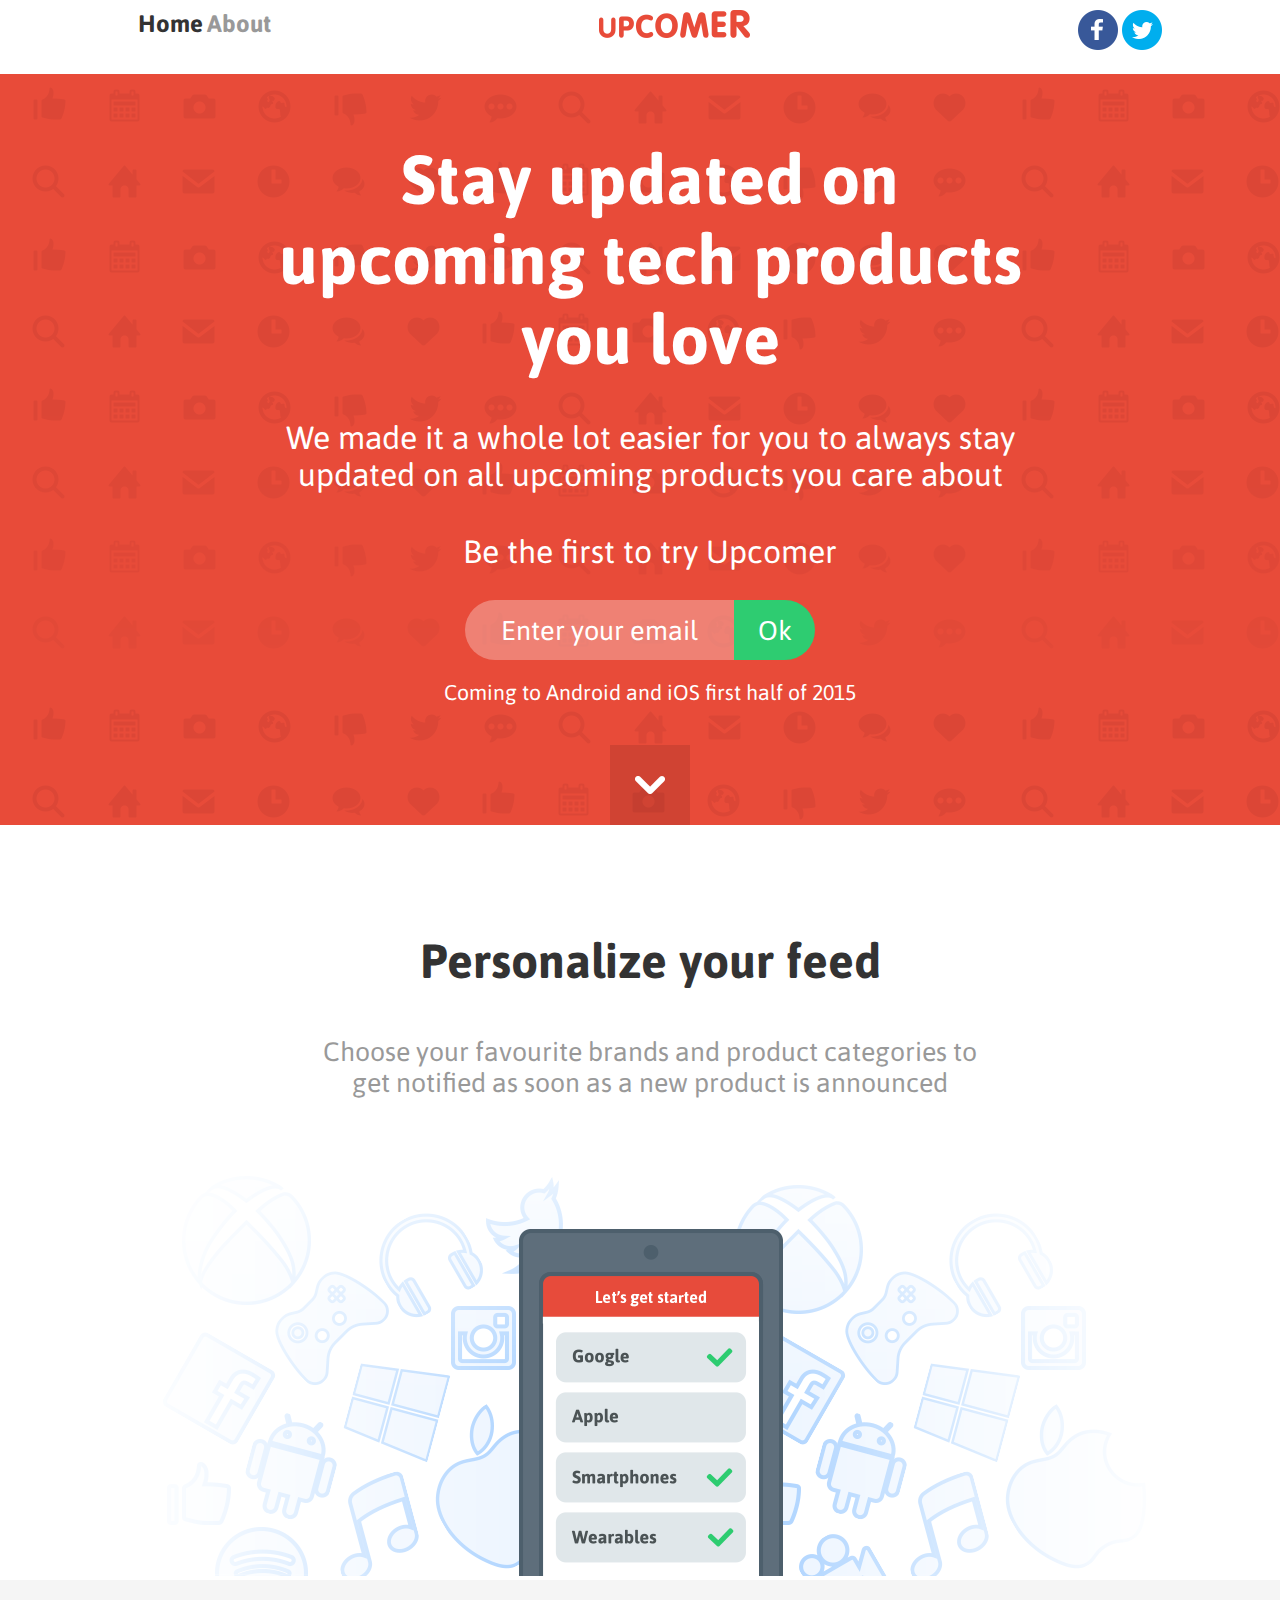
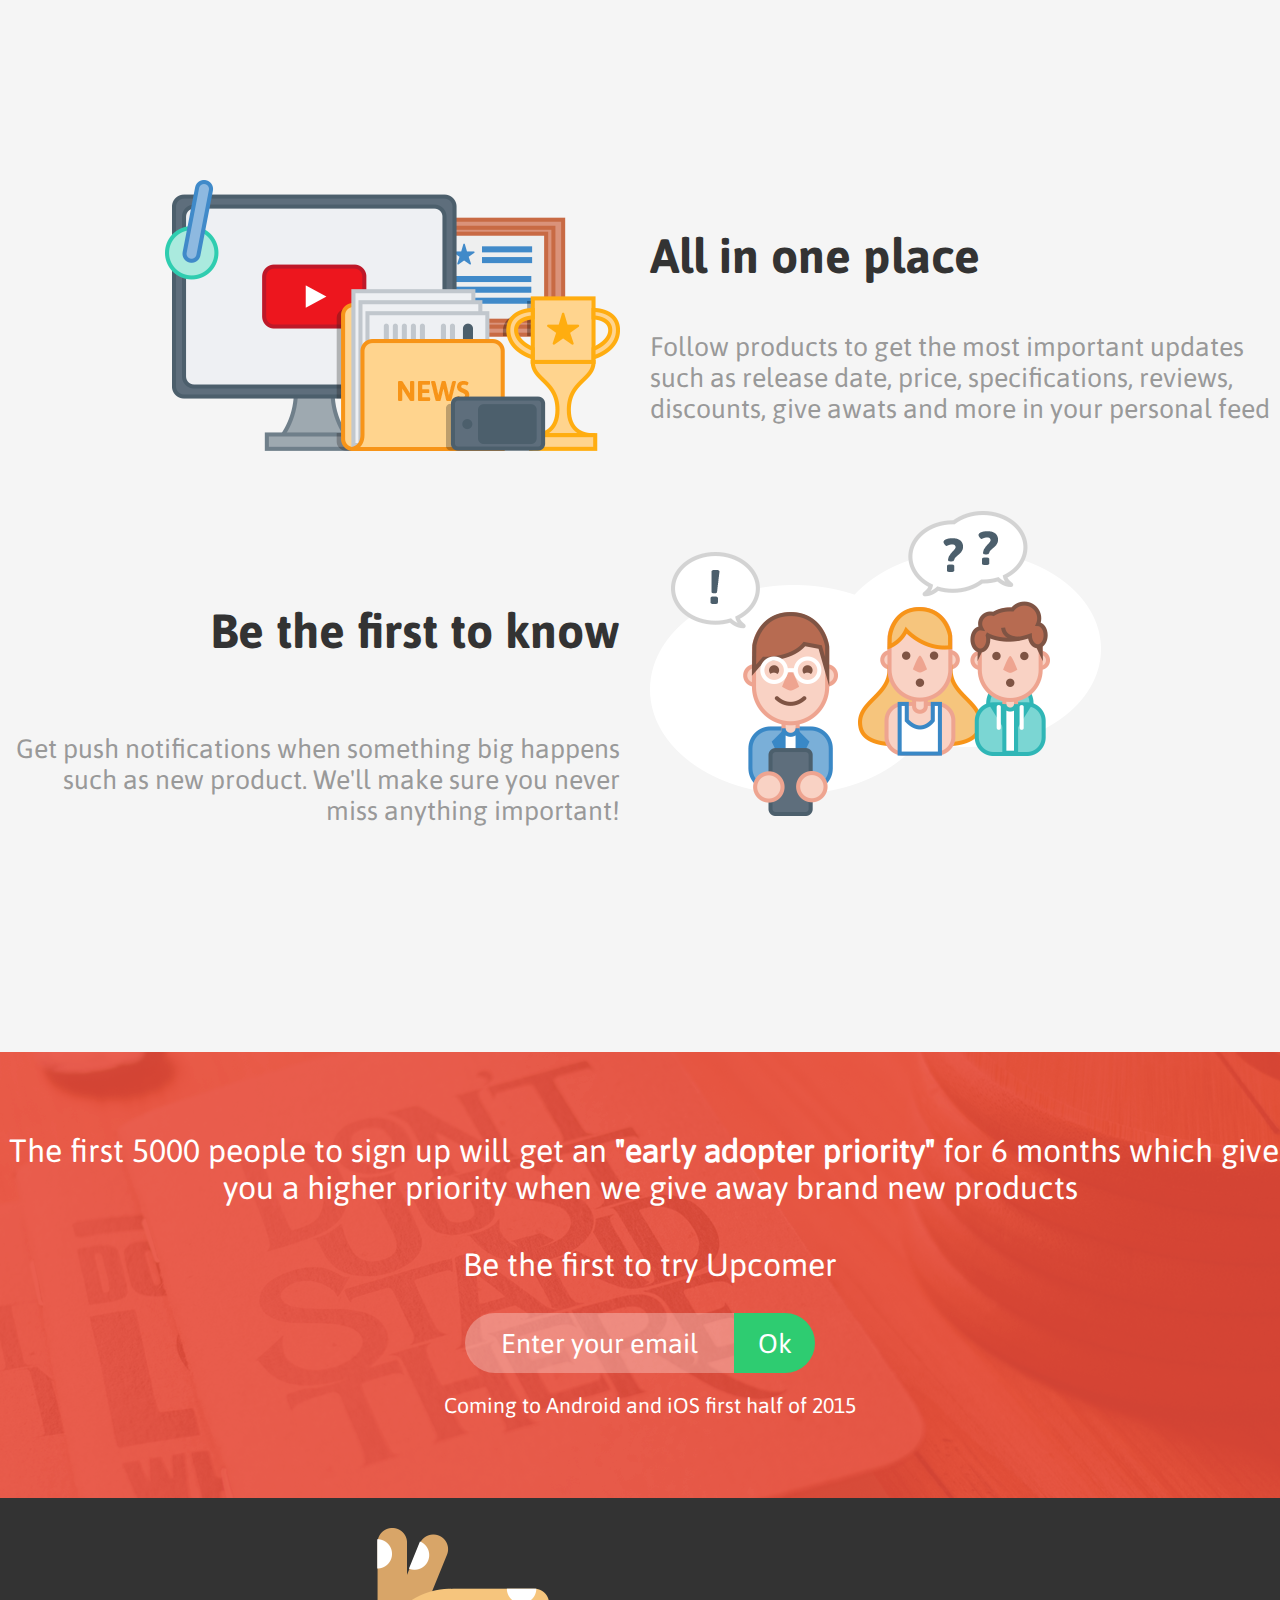
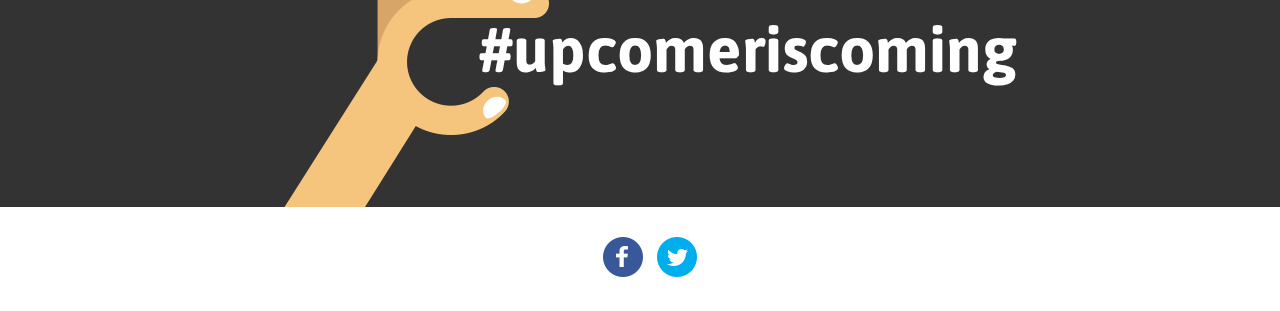
<file: index.html>
<!DOCTYPE html>
<html>
<head>
  <link rel="stylesheet" href="styles.css">
</head>
<body>
	<header>
		 <div class = "container">
		 <nav>
		 <a class="active" href="#home">Home</a>
		 <a class="inactive" href="#about">About</a>
		 </nav>	
		 <img src = "images/upcomer-logo.png" alt="upcomer logo">
		 <div class = "logos">
		  	 <img src = "images/fb-icon.png" alt="fb logo">
		  	 <img src = "images/tweet-icon.png" alt="twitter logo">
		 </div>
		 </div>
	</header>

	<section class = "main1">
		<p class = "stay">Stay updated on upcoming tech products you love</p>
		<p class = "we">We made it a whole lot easier for you to always stay updated on all upcoming products you care about</p> 
		<p class="we">Be the first to try Upcomer </p>
		<div class="credentials">
			<input type="text" class="email" name="email-id" placeholder="Enter your email">
			<button class="ok">Ok</button>
		</div>
		<p class = "coming">Coming to Android and iOS first half of 2015</p>
		<img class = "down" src = "images/down-arrow.png" alt="down">
	</section>

	<section class="main2">
		<p class="personalize">Personalize your feed</p>
		<p class="choose">Choose your favourite brands and product categories to get notified as soon as a new product is announced</p>
		<img src="images/feed_bg.png" alt="feed image">
	</section>

	<section class="main3and4">
		<div class="main3">
			<div class="illustration1">
				<img src="images/illustration1.png" alt="Il1">
			</div>
			<div class="column1">
				<p class="Be_the">Be the first to know</p>
				<p class="Get_push">Get push notifications when something big happens such as new product. We'll make sure you never miss anything important!</p>
			</div>
		</div>

		<div class="main4">
			<div class="column2">
			<p class="All">All in one place</p>
			<p class="Follow">Follow products to get the most important updates such as release date, price, specifications, reviews, discounts, give awats and more in your personal feed</p>
			</div>
			<div class="illustration2">
				<img src="images/illustration2.png" alt="Il2">
			</div>
		</div>
	</section>	

	<section class="main5">
		<p class="The_first">The first 5000 people to sign up will get an <strong>"early adopter priority"</strong> for 6 months which gives you a higher priority when we give away brand new products</p>
		<p class="we">Be the first to try Upcomer </p>
		<div class="credentials">
			<input type="text" class="email" name="email-id" placeholder="Enter your email">
			<button class="ok">Ok</button>
		</div>
		<p class = "coming">Coming to Android and iOS first half of 2015</p>
	</section>

	<section class="main6">
	<div class="main6Sub">
		<div>
			<img class="hand" src="images/hand.png" alt="hand">
		</div>
		<p class="up">#upcomeriscoming</p>
	</div>
	</section>
</body>
<footer>
<img src = "images/fb-icon.png" class="fbLogo" alt="fb logo">
<img src = "images/tweet-icon.png" alt="twitter logo">
</footer>
</file>
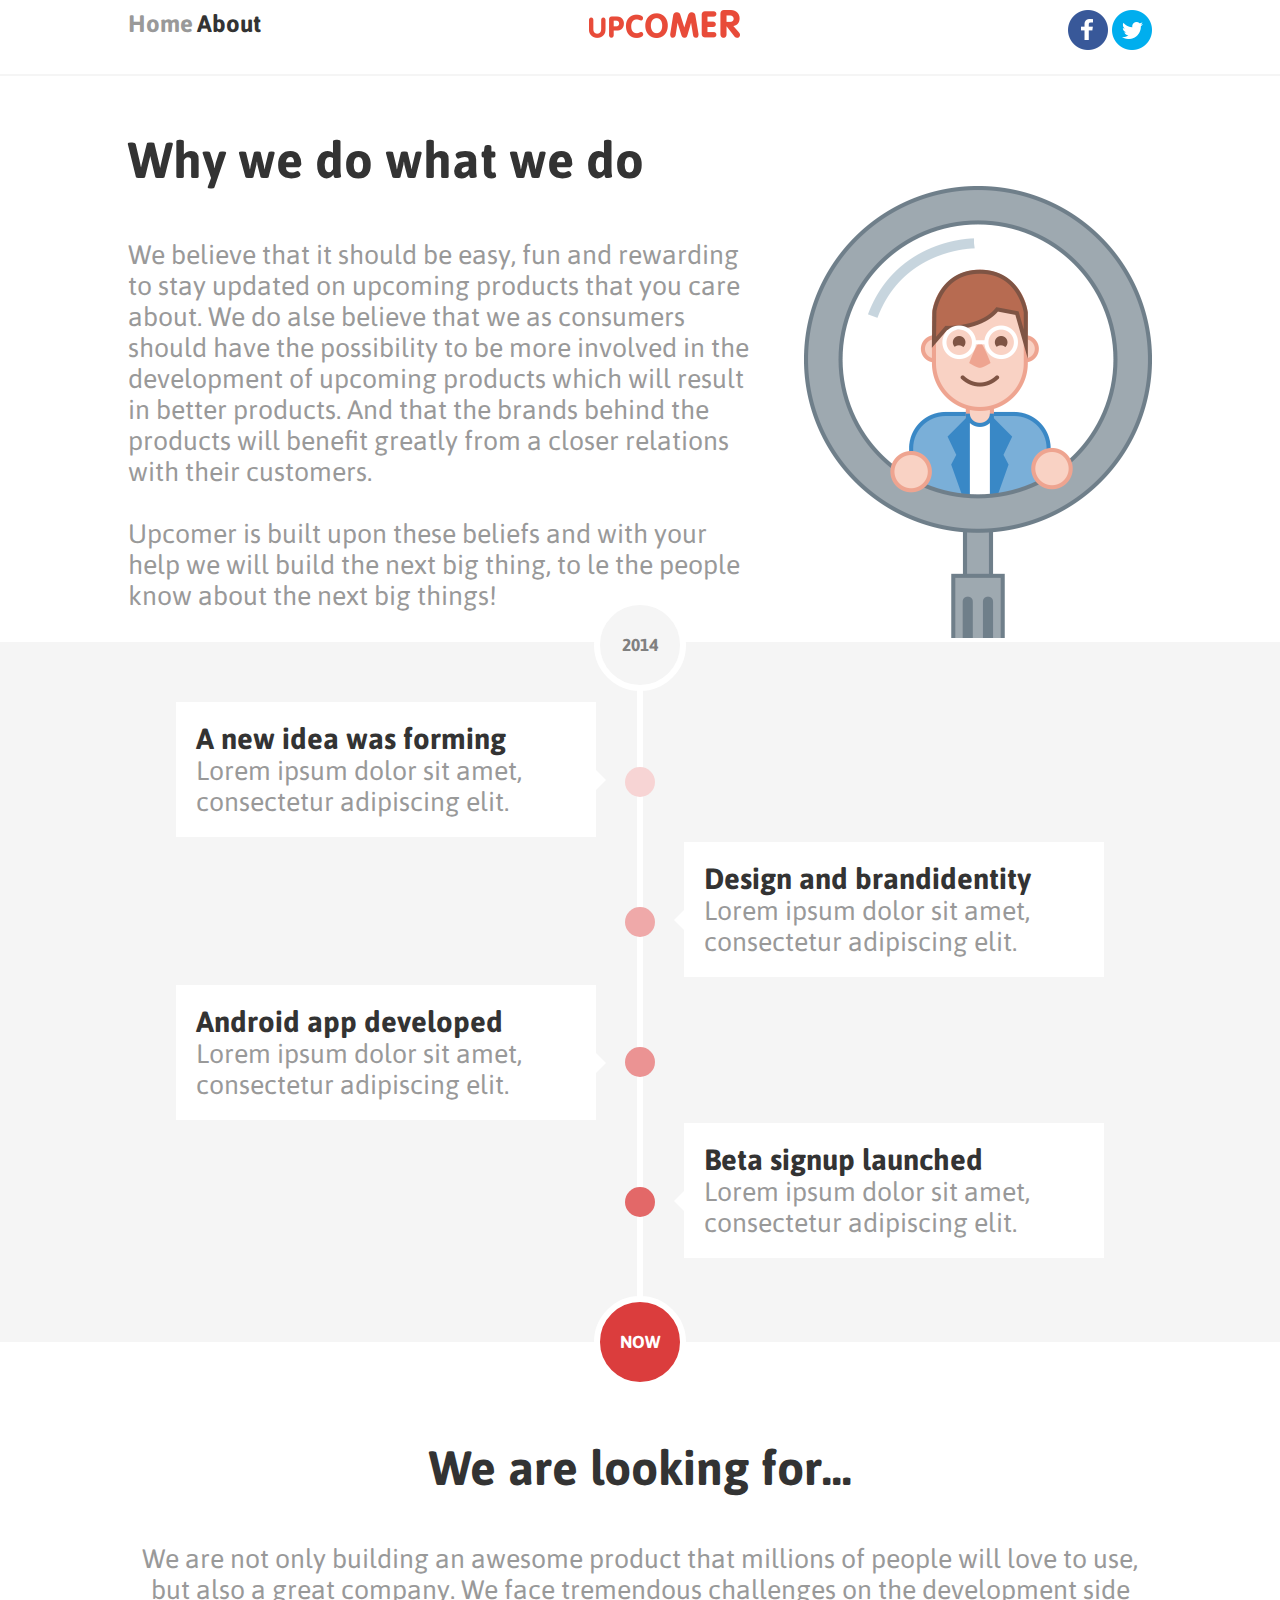
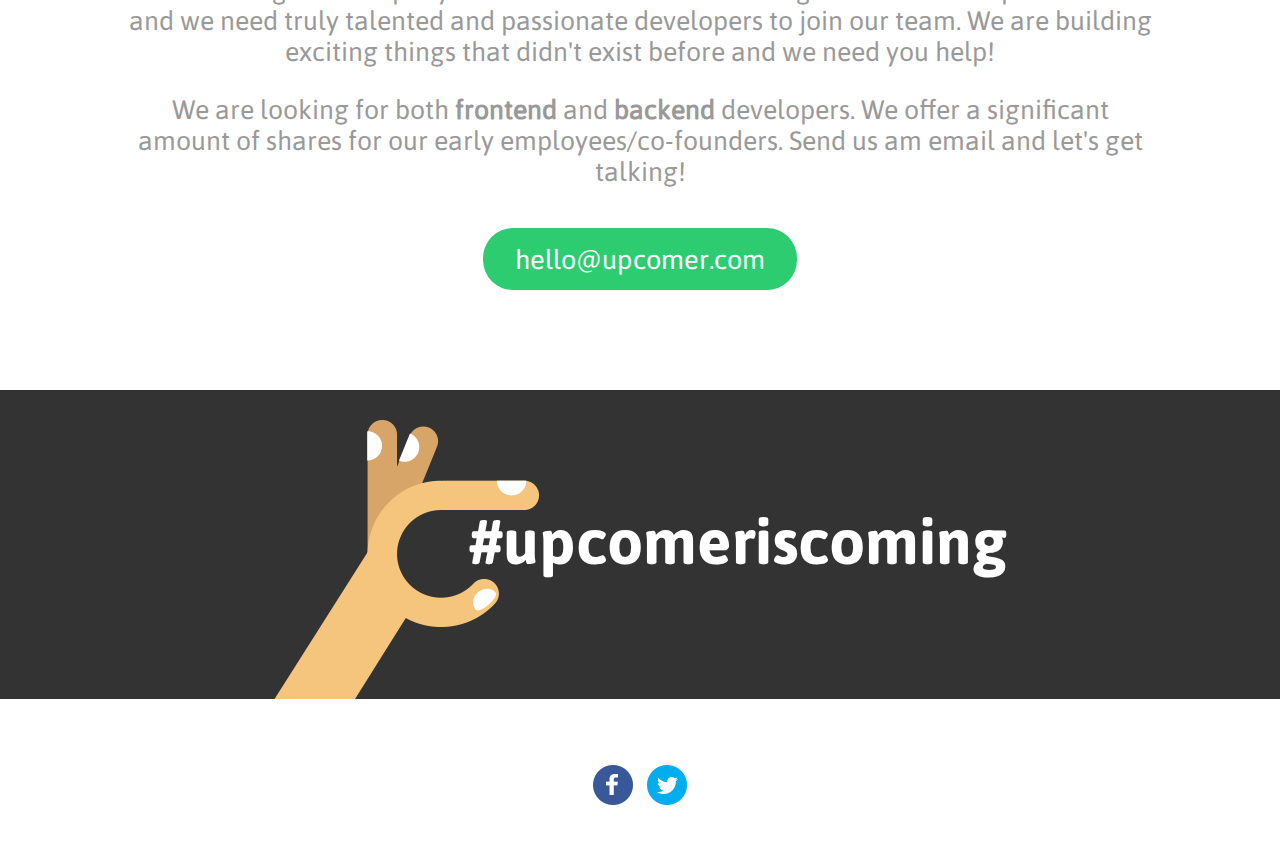
<file: about.html>
<!DOCTYPE html>
<html>
<head>
  <link rel="stylesheet" href="styles.css">
</head>
<body>
	<header>
		 <div class = "container">
		 <nav>
		 <a class="inactive" href="#home">Home</a>
		 <a class="active" href="#about">About</a>
		 </nav>	
		 <img src = "images/upcomer-logo.png" alt="upcomer logo">
		 <div class = "logos">
		  	 <img src = "images/fb-icon.png" alt="fb logo">
		  	 <img src = "images/tweet-icon.png" alt="twitter logo">
		 </div>
		 </div>
	</header>
	<div class="HeaderEnd">
		
	</div>

	<section class="about_why">
		<div class="Why_header">
			<p class="Why_we">Why we do what we do</p>
			<p class="We_believe">We believe that it should be easy, fun and rewarding to stay updated on upcoming products that you care about. We do alse believe that we as consumers should have the possibility to be more involved in the development of upcoming products which will result in better products. And that the brands behind the products will benefit greatly from a closer relations with their customers. <br> <br>Upcomer is built upon these beliefs and with your help we will build the next big thing, to le the people know about the next big things!</p>
		</div>
		<div class="illustration3">
			<img src="images/illustration3.png" alt="illustration3">
		</div>
	</section>

	<section class="Milestones">
		<div class="mainCircle">
			<div class="startingYear">2014</div>
		</div>
		<div class="milestoneLeftTopCircle">
		</div>
		<div class="milestoneLeftBottomCircle">
		</div>
		<div class="milestoneRightTopCircle">
		</div>
		<div class="milestoneRightBottomCircle">
		</div>
		<div class="milestoneSub">
			<div class="milestoneLeft">
				<div class="milestoneLeftTopContainer">
					<div class="milestoneLeftTop">
						<div class="milestoneHeader">A new idea was forming</div>
						<div class="milestoneContent">Lorem ipsum dolor sit amet, consectetur adipiscing elit.</div>
					</div>
					<div class="milestoneLeftTopArrow">
					</div>
				</div>
				<div class="milestoneLeftBottomContainer">
					<div class="milestoneLeftBottom">
						<div class="milestoneHeader">Android app developed</div>
						<div class="milestoneContent">Lorem ipsum dolor sit amet, consectetur adipiscing elit.</div>
					</div>
					<div class="milestoneLeftBottomArrow">
					</div>
				</div>
			</div>
			<div class="milestoneRight">
				<div class="milestoneRightTopContainer">
					<div class="milestoneRightTop">
						<div class="milestoneHeader">Design and brandidentity</div>
						<div class="milestoneContent">Lorem ipsum dolor sit amet, consectetur adipiscing elit.</div>
					</div>
					<div class="milestoneRightTopArrow">
					</div>
				</div>
				<div class="milestoneRightBottomContainer">
					<div class="milestoneRightBottom">
						<div class="milestoneHeader">Beta signup launched</div>
						<div class="milestoneContent">Lorem ipsum dolor sit amet, consectetur adipiscing elit.</div>
					</div>
					<div class="milestoneRightBottomArrow">
					</div>
				</div>
			</div>
		</div>
		<div class="nowCircle">
			<div class="now">NOW</div>
		</div>
	</section>

	<section class="lookingFor">
		<p class="looking">We are looking for...</p>
		<p class="awesomeProduct">We are not only building an awesome product that millions of people will love to use, but also a great company. We face tremendous challenges on the development side and we need truly talented and passionate developers to join our team. We are building exciting things that didn't exist before and we need you help!</p>
		<p class="awesomeProduct">We are looking for both <strong>frontend</strong> and <strong>backend</strong> developers. We offer a significant amount of shares for our early employees/co-founders. Send us am email and let's get talking!</p>
		<input type="text" name="aboutEmail" class="aboutEmail" placeholder="hello@upcomer.com">
	</section>

	<section class="main6">
	<div class="main6Sub">
		<div>
			<img class="hand" src="images/hand.png" alt="hand">
		</div>
		<p class="up">#upcomeriscoming</p>
	</div>
	</section>


</body>
<footer>
<br>
<br>
<img src = "images/fb-icon.png" class="fbLogo" alt="fb logo">
<img src = "images/tweet-icon.png" alt="twitter logo">
<br>
<br>
</footer>
</file>
<file: styles.css>
@font-face{
	font-family: Asap-Bold;
	src:url("fonts/Asap-Bold.ttf");
}

@font-face{
	font-family: Asap-Regular;
	src:url("fonts/Asap-Regular.ttf");
} 

nav {
    float: left;
}

nav a {
    color: black;
    text-align: center;
    text-decoration: none;
    font-family: Asap-Bold;
    font-size: 18pt;
}
nav a:hover {
    background-color: #111;
}
	
header{
	text-align: center;
	padding-top: 10px;
	padding-bottom: 20px;
	margin: auto;
	min-width: 1024px;
	max-width: 1024px;
}

footer{
	text-align: center;
	padding-top: 30px;
	padding-bottom: 30px;
	margin: auto;
	min-width: 1024px;
	max-width: 1024px;
}
}

.container{
	display: flex;
    justify-content: space-around;
    align-items: center;
}
.logos{
	float: right;
}

.active{
	color: #333333;
}

.inactive{
	color: #999999;
}

.main1{
	background-image: url("images/bg1_repeat.png");
}

.main2{
	align-items: center;
	text-align: center;
	background-color: #ffffff;
}

.main3and4{
	display: flex;
	flex-direction: row;
}


.main3{
	display: flex;
	flex-direction: column;
	background-color: #f5f5f5;
	padding-right: 30px;
	padding-top: 200px;
	padding-bottom: 200px;
	flex:1;
	
}

.main4{
	display: flex;
	flex-direction: column;
	background-color: #f5f5f5;
	align-items: flex-start;
	padding-top: 200px;
	padding-bottom: 200px;
	flex: 1;
}

.main5{
	background-image: url("images/bg2.png");
	padding-top: 40px;
	padding-bottom: 40px;
}

.main6{
	background-color:#333333;
	display: flex;
	justify-content: space-around;
	align-items: center;
	padding-top: 10px;
	
}
.main6Sub{
	display: flex;
	flex-direction: row;

}
.stay{
	font-family: Asap-Bold;
	font-size: 52pt;
	color: #ffffff;
	width: 820px;
	text-align: center;
	margin: auto;
	padding-top: 65px;
}

.we{
	font-family: Asap-Regular;
	font-size: 24pt;
	color: #ffffff;
	text-align: center;
	width: 820px;
	margin: auto;
	padding-top: 40px;

}

.coming{
	font-family: Asap-Regular;
	font-size: 16pt;
	color: #ffffff;
	text-align: center;
	padding-top: 20px;
	padding-bottom: 40px;
	margin: auto;

}

.down{
	display: block;
	margin: 0 auto;
}

.credentials{
	padding-top: 30px;
	position: relative;
	margin: auto;
	width: 370px;	
}

.email{
	font-family: Asap-Regular;
	text-align: center;
	font-size: 20.3pt;
	color: #ffffff;
	width: 269px;
	height: 60px;
	background-color: rgba(255,255,255,0.3);
	border-top-left-radius: 30px;
	border-bottom-left-radius: 30px;
	margin: 0;
	border:0;
	padding:0;
	outline: none;

}

.ok{
	font-family: Asap-Regular;
	font-size: 20.3pt;
	color: #ffffff;
	background-color: #2ecc71;
	width: 81px;
	height: 60px;
	border-top-right-radius: 30px;
	border-bottom-right-radius: 30px;
	outline: none;
	border:0;
	position: absolute;
}

body{
	margin: 0;
	display: grid;
}

.personalize{
	text-align: center;
	font-family: Asap-Bold;
	font-size: 36pt;
	color: #333333;
	padding-top: 60px;
}

.choose{
	text-align: center;
	font-family: Asap-Regular;
	font-size: 20pt;
	color: #999999;
	margin: auto;
    width: 660px;
}


.All{
	font-family: Asap-Bold;
	font-size: 36pt;
	color: #333333;
}

.Follow{
	font-family: Asap-Regular;
	font-size: 20pt;
	color: #999999;
	width: 650px;
}

.Be_the{
	font-family: Asap-Bold;
	font-size: 36pt;
	color: #333333;
	text-align: right;
}

.Get_push{
	font-family: Asap-Regular;
	font-size: 20pt;
	color: #999999;
	text-align: right;
	width: 610px;
	padding-left: 10px;
}

.column1{
	padding-top: 100px;
	display: flex;
	flex-direction: column;
	align-items: flex-end;
}

.illustration1{
text-align: right;
}

.illustration2{
	padding-top: 60px;
}

.illustration3{
	padding-top: 110px;
}

.The_first{
	font-family: Asap-Regular;
	font-size: 24pt;
	color: #ffffff;
	text-align: center;
	width: 100%;
    margin: auto;
    padding-top: 40px;
}

.up{
	font-family: Asap-Bold;
	font-size: 48pt;
	color: #ffffff;
	padding-top: 40px;
	margin-left: -70px;
	
}

.hand{
	padding-top: 20px;
	display: block;
	
}

.about_why{
	display: flex;
	flex-direction: row;
	margin-top: 80px;
	margin-bottom: 80px;
	padding-left: 20px;
	padding-right: 20px;
	align-items: center;
	text-align: left;
	justify-content: space-around;
	max-width: 1024px;
	min-width: 1024px;
	margin: auto;
}

.Why_header{
	padding-right: 40px;
}

.Why_we{
	font-family: Asap-Bold;
	font-size: 38pt;
	color: #333333;
}

.We_believe{
	font-family: Asap-Regular;
	font-size: 20pt;
	color: #999999;
}

.HeaderEnd{
	height: 2px;
	background-color: #f5f5f5;
}

.lookingFor{
	padding-top: 50px;
	align-items: center;
	text-align: center;
	max-width: 1024px;
    margin: auto;
}


.looking{
	font-family: Asap-Bold;
	font-size: 36pt;
	color: #333333;
	text-align: center;
}

.awesomeProduct{
	font-family: Asap-Regular;
	font-size: 20pt;
	color: #999999;
	text-align: center;
}


::-webkit-input-placeholder {
 /* Chrome/Opera/Safari */ color: #ffffff;
  }

::-moz-placeholder {
 /* Firefox 19+ */ color: #ffffff;
  } 

.aboutEmail{
	margin-top: 15px;
	text-align: center;
	background-color: #2ecc71;
	color: #ffffff;
	font-family: Asap-Regular;
	font-size: 20.3pt;
	height: 60px;
	width: 310px;
	border-top-right-radius: 30px;
	border-bottom-right-radius: 30px;
	border-top-left-radius: 30px;
	border-bottom-left-radius: 30px;
	margin-bottom: 100px;
	outline: none;
	border: 0;
}

.Milestones{
	position: relative;
	height: 700px;
	background-color: #f5f5f5;
	margin: 0;
}

.mainCircle{
	height: 80px;
	display: flex;
	width: 80px;
	border-radius: 50%;
	background-color: #f5f5f5;
	position: absolute;
	border: 6px solid transparent;
	border-color: #ffffff;
	top:-43px;
	left:50%;
	transform: translateX(-50%);
	font-family: Asap-Regular;
	font-size:20.3pt;	
	color:grey;
	align-items: center;
	justify-content: center;
}

.milestoneSub{
	display: flex;
	justify-content: space-between;
	flex-direction: row;
	height: 100%;
}

.milestoneLeft{
	width:50%;
	background-color: #f5f5f5;
	display: flex;
	flex-direction: column;
	border-right: 6px solid white;
	align-items: flex-end;
	
}

.milestoneRight{
	width: 50%;
	background-color: #f5f5f5;
	display: flex;
	flex-direction: column;
}

.milestoneLeftTop{
	background-color: white;

}

.milestoneLeftBottom{
	background-color: white;

}

.milestoneRightTop{
	background-color: white;

}

.milestoneRightBottom{
	background-color: white;

}

.milestoneLeftTopContainer{
	display: flex;
	flex-direction: row;
	width: 420px;
	margin-right: 41px;
	margin-top: 60px;
	position: relative;
}

.milestoneLeftTopArrow{
	width: 0; 
  	height: 0;
  	border-top: 10px solid transparent;
  	border-bottom: 10px solid transparent;
  	border-left: 10px solid white;
  	position: absolute;
  	top: 50%;
  	left: 100%;
}

.milestoneLeftBottomContainer{
	display: flex;
	flex-direction: row;
	width: 420px;
	margin-right: 41px;
	position: relative;
	margin-top: 148px;
}

.milestoneLeftBottomArrow{
	width: 0; 
  	height: 0;
  	border-top: 10px solid transparent;
  	border-bottom: 10px solid transparent;
  	border-left: 10px solid white;
  	position: absolute;
  	top: 50%;
  	left: 100%;
}

.milestoneRightTopContainer{
	display: flex;
	flex-direction: row;
	position: relative;
	width: 420px;
	margin-left: 41px;
	margin-top: 200px;
}

.milestoneRightTopArrow{
	width: 0; 
  	height: 0;
  	border-top: 10px solid transparent;
  	border-bottom: 10px solid transparent;
  	border-right: 10px solid white;
  	position: absolute;
  	top: 50%;
  	left: -10px;
}

.milestoneRightBottomContainer{
	display: flex;
	flex-direction: row;
	width: 420px;
	margin-left: 41px;
	margin-top: 146px;
	position: relative;
}

.milestoneRightBottomArrow{
	width: 0; 
  	height: 0;
   	border-top: 10px solid transparent;
  	border-bottom: 10px solid transparent;
  	border-right: 10px solid white;
  	position: absolute;
  	top: 50%;
  	left: -10px;
}

.milestoneHeader{
	font-family: Asap-Bold;
	font-size: 22pt;
	color: #333333;
	padding: 20px;
	padding-bottom: 0px;
}

.milestoneContent{
	font-family: Asap-Regular;
	font-size: 20pt;
	color: #999999;
	padding: 20px;
	padding-top: 0;

}

.milestoneLeftTopCircle{
	height: 30px;
	width: 30px;
	border-radius: 50%;
	background-color: #f7d4d4;
	position: absolute;
    left: 50%;
    transform: translate(-50%,-50%);
    top: 20%;
}

.milestoneLeftBottomCircle{
	height: 30px;
	width: 30px;
	border-radius: 50%;
	background-color: #eb9393;
	position: absolute;
 	left: 50%;
    transform: translate(-50%,-50%);
    top: 60%;
}

.milestoneRightTopCircle{
	height: 30px;
	width: 30px;
	border-radius: 50%;
	background-color: #efa9a9;
	position: absolute;
 	left: 50%;
    transform: translate(-50%,-50%);
    top: 40%;

}

.milestoneRightBottomCircle{
	height: 30px;
	width: 30px;
	border-radius: 50%;
	background-color: #e36868;
	position: absolute;
 	left: 50%;
    transform: translate(-50%,-50%);
    top: 80%;
}

.nowCircle{
	height: 80px;
	display: flex;
	width: 80px;
	border-radius: 50%;
	background-color: #db3d3d;
	position: absolute;
	border: 6px solid transparent;
	border-color: #ffffff;
 	left: 50%;
    transform: translate(-50%,-50%);
    top: 100%;
	font-family: Asap-Regular;
	font-size:20.3pt;
	text-align: center;
	color:grey;
	align-items: center;
	justify-content: center;
}

.now{
	font-family: Asap-Bold;
	color: white;
	font-size: 13pt;
}

.startingYear{
	font-family: Asap-Bold;
	color: grey;
	font-size: 13pt;
}

.fbLogo{
	padding-right: 10px;
}
</file>
